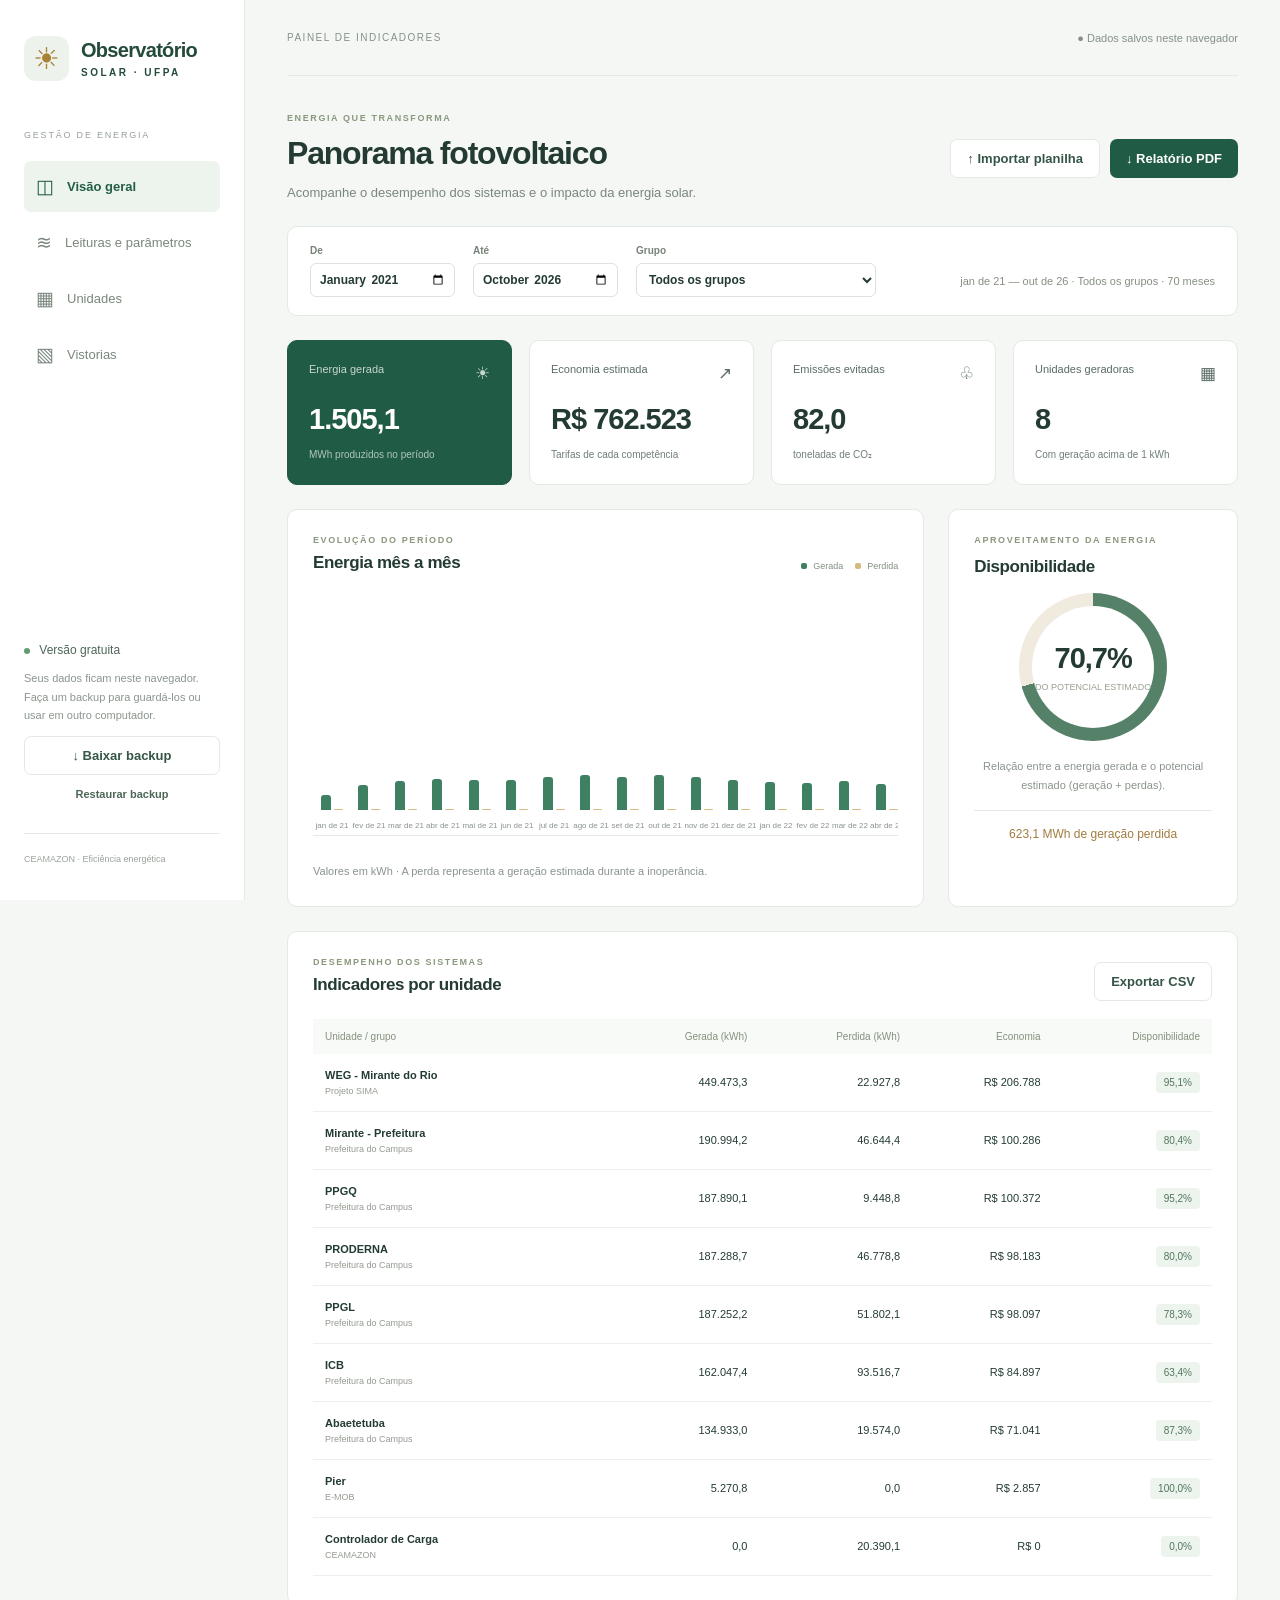
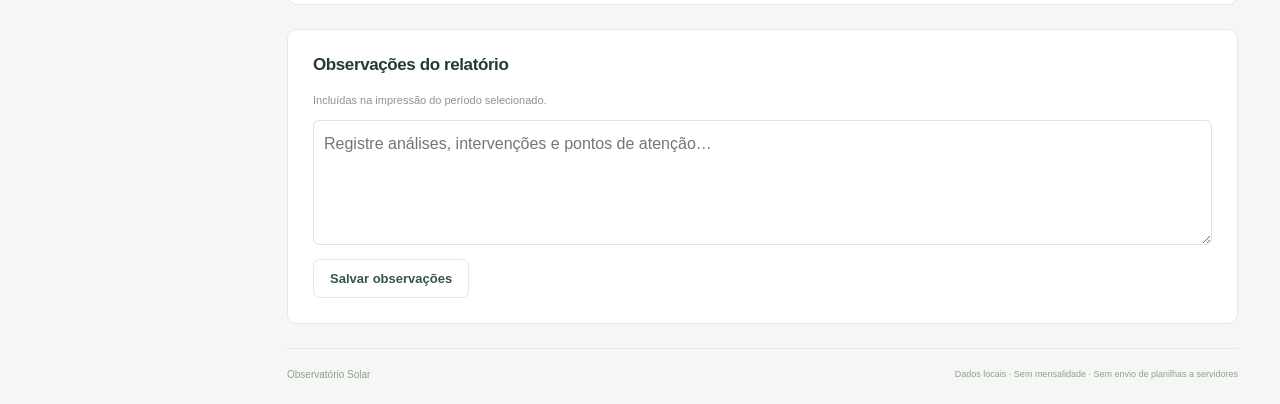
<file: index.html>
<!doctype html>
<html lang="pt-BR">
<head>
  <meta charset="utf-8"><meta name="viewport" content="width=device-width,initial-scale=1">
  <meta name="description" content="Indicadores dos sistemas fotovoltaicos: geração, economia, emissões e disponibilidade.">
  <title>Observatório Solar · KPIs Fotovoltaicos</title>
  <link rel="icon" href="data:image/svg+xml,%3Csvg xmlns='http://www.w3.org/2000/svg' viewBox='0 0 64 64'%3E%3Crect width='64' height='64' rx='16' fill='%231e5a43'/%3E%3Ccircle cx='32' cy='32' r='14' fill='%23e8c577'/%3E%3C/svg%3E">
  <link rel="stylesheet" href="assets/style.css">
  <script defer src="assets/vendor/xlsx.full.min.js"></script><script defer src="assets/seed.js"></script><script defer src="assets/model.js"></script><script defer src="assets/app.js"></script>
</head>
<body>
<aside class="sidebar">
  <a class="brand" href="./"><span class="sun">☀</span><span>Observatório<span class="brand-sub">SOLAR · UFPA</span></span></a>
  <p class="nav-label">GESTÃO DE ENERGIA</p>
  <nav aria-label="Seções do aplicativo">
    <button class="nav active" data-tab="overview" aria-current="page"><span>◫</span> Visão geral</button>
    <button class="nav" data-tab="readings"><span>≋</span> Leituras e parâmetros</button>
    <button class="nav" data-tab="units"><span>▦</span> Unidades</button>
    <button class="nav" data-tab="photos"><span>▧</span> Vistorias</button>
  </nav>
  <div class="side-bottom"><span class="status-dot"></span> Versão gratuita<p>Seus dados ficam neste navegador. Faça um backup para guardá-los ou usar em outro computador.</p><button id="backup" class="secondary">↓ Baixar backup</button><label class="restore">Restaurar backup<input type="file" id="restore" accept=".json,application/json" hidden></label><small>CEAMAZON · Eficiência energética</small></div>
</aside>
<main>
  <header class="topbar"><span>PAINEL DE INDICADORES</span><span id="storage-status">Carregando dados…</span></header>
  <section class="heading"><div><p class="eyebrow">ENERGIA QUE TRANSFORMA</p><h1 id="page-title">Panorama fotovoltaico</h1><p class="subtitle">Acompanhe o desempenho dos sistemas e o impacto da energia solar.</p></div><div class="actions"><label class="button secondary">↑ Importar planilha<input id="import" type="file" accept=".xlsx,.xlsm" hidden></label><button class="primary" id="print">↓ Relatório PDF</button></div></section>
  <div id="message" role="status" aria-live="polite" hidden></div>
  <section class="filters" aria-label="Filtros do relatório"><label>De<input type="month" id="start"></label><label>Até<input type="month" id="end"></label><label class="group-filter">Grupo<select id="group"><option value="">Todos os grupos</option></select></label><span id="period-label"></span></section>
  <section id="overview" class="panel">
    <div class="metrics" id="metrics"></div>
    <div class="chart-grid"><article class="card"><div class="card-heading"><div><p class="eyebrow">EVOLUÇÃO DO PERÍODO</p><h2>Energia mês a mês</h2></div><span class="legend"><i></i>Gerada <i class="lost"></i>Perdida</span></div><div id="chart" class="chart"></div><p class="hint">Valores em kWh · A perda representa a geração estimada durante a inoperância.</p></article><article class="card impact"><p class="eyebrow">APROVEITAMENTO DA ENERGIA</p><h2>Disponibilidade</h2><div id="availability"></div><p>Relação entre a energia gerada e o potencial estimado (geração + perdas).</p><div id="loss-value"></div></article></div>
    <article class="card"><div class="card-heading"><div><p class="eyebrow">DESEMPENHO DOS SISTEMAS</p><h2>Indicadores por unidade</h2></div><button id="csv" class="secondary">Exportar CSV</button></div><div class="table-wrap"><table><thead><tr><th>Unidade / grupo</th><th>Gerada (kWh)</th><th>Perdida (kWh)</th><th>Economia</th><th>Disponibilidade</th></tr></thead><tbody id="unit-summary"></tbody></table></div></article>
    <article class="card notes"><h2>Observações do relatório</h2><p class="hint">Incluídas na impressão do período selecionado.</p><textarea id="notes" rows="4" placeholder="Registre análises, intervenções e pontos de atenção…"></textarea><button id="save-notes" class="secondary">Salvar observações</button></article>
    <section id="print-photos" class="print-only"></section>
  </section>
  <section id="readings" class="panel" hidden><div class="form-grid"><article class="card"><h2>Registrar ou corrigir leitura</h2><p class="hint">A mesma unidade, competência e tipo substituem a leitura anterior.</p><form id="reading-form"><label>Unidade<select name="unit" class="unit-select" required></select></label><label>Competência<input name="month" type="month" required></label><label>Tipo<select name="type"><option value="gerada">Energia gerada</option><option value="perdida">Energia perdida</option></select></label><label>Energia (kWh)<input name="value" type="number" step="any" min="0" required></label><button class="primary">Salvar leitura</button></form></article><article class="card"><h2>Parâmetros mensais</h2><p class="hint">Economia = kWh × tarifa. Emissões evitadas = MWh × fator. Na falta de parâmetro, usa-se o último mês anterior conhecido.</p><form id="param-form"><label>Competência<input name="month" type="month" required></label><label>Tarifa (R$/kWh)<input name="tariff" type="number" step="any" min="0" required></label><label>Fator de emissão (tCO₂/MWh)<input name="factor" type="number" step="any" min="0" required></label><button class="primary">Salvar parâmetros</button></form></article></div><article class="card"><h2>Leituras no período</h2><div class="table-wrap"><table><thead><tr><th>Competência</th><th>Unidade</th><th>Tipo</th><th>Energia (kWh)</th></tr></thead><tbody id="reading-table"></tbody></table></div></article></section>
  <section id="units" class="panel" hidden><article class="card"><h2>Cadastro de unidades</h2><p class="hint">A participação no painel controla a geração; as perdas continuam contabilizadas.</p><form id="unit-form" class="unit-form"><label>Unidade<select name="id" id="edit-unit"></select></label><label>Nome<input name="name" required maxlength="150"></label><label>Grupo<input name="group" required maxlength="100" list="groups"></label><datalist id="groups"></datalist><label>Capacidade (kWp)<input name="capacity" type="number" min="0" step="any" required></label><label>Área (m²)<input name="area" type="number" min="0" step="any" required></label><label class="check"><input name="panel" type="checkbox"> Incluir geração no painel</label><button class="primary">Salvar unidade</button></form></article><article class="card"><div id="unit-cards" class="unit-cards"></div></article></section>
  <section id="photos" class="panel" hidden><article class="card"><h2>Registro de vistoria</h2><p class="hint">As fotos são salvas neste navegador e incluídas no backup. O relatório inclui as fotos do período e grupo selecionados.</p><form id="photo-form"><div class="form-grid"><label>Unidade<select name="unit" class="unit-select" required></select></label><label>Competência<input name="month" type="month" required></label></div><label>Legenda<input name="caption" maxlength="500" required></label><label>Fotos<input name="files" type="file" accept="image/jpeg,image/png,image/webp" multiple required></label><button class="primary">Adicionar fotos</button></form></article><div id="photo-gallery" class="gallery"></div></section>
  <footer>Observatório Solar <span>Dados locais · Sem mensalidade · Sem envio de planilhas a servidores</span></footer>
</main>
<noscript>Ative o JavaScript para usar este painel.</noscript>
</body></html>
</file>
<file: assets/style.css>
:root{font-family:Inter,Segoe UI,Arial,sans-serif;color:#233b32;background:#f5f7f5;font-synthesis:none;--green:#205b45;--muted:#748078;--line:#e3e9e3;--gold:#b78b3c}*{box-sizing:border-box}body{margin:0}button,input,select,textarea{font:inherit}button,.button,.restore{cursor:pointer}button,.button{border:0;border-radius:7px;padding:11px 16px;font-size:13px;font-weight:600;text-decoration:none;display:inline-flex;align-items:center;justify-content:center;gap:7px}button:hover,.button:hover{filter:brightness(.95)}:focus-visible{outline:3px solid #bd9b53;outline-offset:3px}.primary{background:var(--green);color:#fff}.secondary{border:1px solid var(--line);background:white;color:#355546}label{font-size:12px;font-weight:600;display:flex;flex-direction:column;gap:7px}input,select,textarea{border:1px solid #dce4dd;background:white;color:#233b32;border-radius:6px;padding:10px;width:100%;min-width:0}textarea{resize:vertical;line-height:1.6}h1,h2,p{margin-top:0}h1{font-size:32px;letter-spacing:-1.2px;margin-bottom:10px}h2{font-size:17px;letter-spacing:-.4px;margin-bottom:16px}.sidebar{width:245px;padding:36px 24px;position:fixed;inset:0 auto 0 0;background:#fff;border-right:1px solid var(--line);display:flex;flex-direction:column}.brand{display:flex;gap:12px;align-items:center;text-decoration:none;color:#244b39;font-size:20px;font-weight:700;letter-spacing:-.7px}.sun{font-size:30px;width:45px;height:45px;border-radius:12px;background:#edf3ec;display:grid;place-items:center;color:#a98135}.brand-sub{display:block;font-size:10px;letter-spacing:2.5px;margin-top:5px}.nav-label{font-size:9px;letter-spacing:1.8px;color:#95a096;margin-top:49px;margin-bottom:16px}.nav{display:flex;justify-content:start;width:100%;padding:14px 12px;margin:5px 0;color:#79877d;background:transparent;font-weight:500;gap:13px;text-align:left}.nav span{font-size:19px}.nav.active{background:#edf4ee;color:#245e46;font-weight:650}.side-bottom{margin-top:auto;font-size:12px;color:#4c6655;padding-top:30px}.side-bottom p{font-size:11px;line-height:1.7;color:#8b958d;margin-top:12px}.status-dot{display:inline-block;width:6px;height:6px;background:#649a71;border-radius:50%;margin-right:6px}.side-bottom button{width:100%}.restore{text-align:center;display:block;padding:13px;font-size:11px}.side-bottom small{display:block;border-top:1px solid var(--line);padding-top:20px;font-size:9px;color:#9aa39b;margin-top:20px}main{margin-left:245px;padding:0 42px 24px;max-width:1800px}.topbar{height:76px;display:flex;align-items:center;justify-content:space-between;border-bottom:1px solid var(--line);color:#859187;font-size:10px;letter-spacing:1.5px}.topbar span:last-child{letter-spacing:0;font-size:11px}.heading{display:flex;align-items:center;justify-content:space-between;gap:25px;padding:37px 0 22px}.eyebrow{font-size:9px;letter-spacing:1.6px;font-weight:650;color:#8a987e;margin-bottom:12px}.subtitle{font-size:13px;color:#7a867d;margin-bottom:0;line-height:1.7}.actions{display:flex;gap:10px;flex-shrink:0}.filters{display:flex;gap:18px;align-items:end;background:white;border:1px solid var(--line);border-radius:10px;padding:18px 22px;margin-bottom:24px}.filters label{min-width:145px;color:#778277;font-size:10px}.filters input,.filters select{font-size:12px;padding:8px}.group-filter{width:240px}.filters>span{margin-left:auto;font-size:11px;color:#859080;padding-bottom:10px}.metrics{display:grid;grid-template-columns:repeat(4,1fr);gap:17px;margin-bottom:24px}.metric{background:white;border:1px solid var(--line);border-radius:10px;padding:22px 21px;min-width:0}.metric:first-child{background:var(--green);color:white;border-color:var(--green)}.metric .label{font-size:11px;opacity:.75;display:flex;justify-content:space-between;gap:8px}.metric strong{font-size:29px;letter-spacing:-1px;display:block;margin:19px 0 8px;font-weight:650}.metric small{font-size:10px;opacity:.65}.metric .symbol{font-size:17px}.card{background:white;border:1px solid var(--line);border-radius:10px;padding:25px;margin-bottom:24px;min-width:0}.card-heading{display:flex;justify-content:space-between;align-items:center;gap:10px}.card-heading .eyebrow{margin-bottom:8px}.card-heading h2{margin-bottom:24px}.card-heading button{margin-bottom:12px}.chart-grid{display:grid;grid-template-columns:minmax(0,2.2fr) minmax(235px,1fr);gap:24px}.chart{height:245px;overflow-x:auto;display:flex;align-items:stretch;padding:12px 0 6px}.bars{display:flex;gap:9px;align-items:end;width:100%;min-width:100%;border-bottom:1px solid var(--line);padding:0 5px 25px}.bar-pair{flex:1;min-width:28px;height:100%;display:flex;align-items:end;gap:3px;position:relative;padding:0 3px}.bar{flex:1;background:#3f8063;min-width:5px;border-radius:3px 3px 0 0;position:relative;min-height:1px}.bar.lost{background:#d5ba80}.bar-pair small{position:absolute;bottom:-20px;left:50%;transform:translateX(-50%);font-size:8px;color:#8a938b;white-space:nowrap}.bar:hover{filter:brightness(1.15)}.legend{font-size:9px;color:#819081;display:flex;align-items:center;gap:6px}.legend i{width:6px;height:6px;background:#3f8063;border-radius:2px;display:inline-block}.legend i.lost{background:#d5ba80;margin-left:6px}.hint{font-size:11px;color:#8a948b;line-height:1.7}.chart+.hint{margin:20px 0 0}.impact{text-align:center}.impact .eyebrow{text-align:left}.impact h2{text-align:left}.impact p:not(.eyebrow){font-size:11px;color:#8b958c;line-height:1.7;max-width:240px;margin:16px auto}.ring{width:148px;height:148px;margin:15px auto;border-radius:50%;display:grid;place-items:center;background:conic-gradient(#548168 var(--angle),#f0eadf 0)}.ring-inner{background:white;border-radius:50%;width:122px;height:122px;display:flex;flex-direction:column;justify-content:center}.ring strong{font-size:29px;font-weight:600;letter-spacing:-1px}.ring small{font-size:9px;color:#98a090;margin-top:7px}#loss-value{border-top:1px solid var(--line);padding-top:16px;font-size:12px;color:#a07c40}table{border-collapse:collapse;width:100%;font-size:11px;text-align:right}th{color:#85917f;font-size:10px;font-weight:500;background:#f8faf7;padding:12px}td{padding:15px 12px;border-bottom:1px solid #eef1eb;white-space:nowrap}td:first-child,th:first-child{text-align:left}td small{display:block;color:#939b90;font-size:9px;margin-top:5px}.table-wrap{overflow:auto;max-height:560px}.avail{background:#edf4ee;color:#50765b;border-radius:4px;padding:5px 8px;font-size:10px}.notes button{margin-top:10px}footer{display:flex;justify-content:space-between;font-size:10px;color:#939d90;border-top:1px solid var(--line);padding-top:20px;margin-top:10px}footer span{font-size:9px}.form-grid{display:grid;grid-template-columns:1fr 1fr;gap:24px}form{display:flex;flex-direction:column;gap:17px}form button{align-self:start;margin-top:6px}.unit-form{display:grid;grid-template-columns:repeat(3,1fr)}.check{flex-direction:row;align-items:center}.check input{width:auto}.unit-cards{display:grid;grid-template-columns:repeat(3,1fr);gap:20px}.unit-card{border-bottom:1px solid var(--line);padding-bottom:12px}.unit-card p{font-size:12px;margin:8px 0}.gallery{display:grid;grid-template-columns:repeat(3,1fr);gap:20px}.gallery figure{margin:0;background:white;border:1px solid var(--line);padding:15px;border-radius:10px}.gallery img{width:100%;height:200px;object-fit:cover;border-radius:6px}.gallery figcaption{font-size:12px;line-height:1.6;margin:12px 0}.gallery button{font-size:11px;color:#a04236}#message{padding:14px 18px;background:#e6f1e8;border:1px solid #cadcca;border-radius:8px;font-size:12px;line-height:1.6;margin-bottom:20px}#message.error{background:#fff0e9;border-color:#e9c8b8;color:#8d4030}[hidden]{display:none!important}.print-only{display:none}.empty{text-align:center;padding:40px;color:var(--muted);font-size:13px}
@media(min-width:1450px){main{padding-left:55px;padding-right:55px}.metric strong{font-size:34px}}
@media(max-width:1100px){.sidebar{width:205px;padding:30px 15px}main{margin-left:205px;padding:0 24px 20px}.heading{align-items:start;flex-direction:column}.metrics{gap:10px}.metric{padding:18px 13px}.metric strong{font-size:23px}.chart-grid{gap:16px;grid-template-columns:minmax(0,1.7fr) minmax(210px,1fr)}.filters>span{display:none}.card{padding:20px}.brand{font-size:18px}}
@media(max-width:760px){.sidebar{position:static;width:100%;padding:18px 20px}.brand{font-size:18px}.nav-label,.side-bottom small{display:none}nav{display:flex;overflow:auto;margin-top:18px}.nav{white-space:nowrap;font-size:11px;gap:5px;padding:10px}.nav span{font-size:16px}.side-bottom{padding-top:10px;font-size:10px}.side-bottom p{margin:8px 0}.side-bottom button,.restore{display:inline-flex;width:auto;padding:8px;margin-right:10px}.side-bottom small{margin-top:10px}main{margin:0;padding:0 18px 20px}.topbar{height:50px;font-size:8px;gap:10px}.topbar span:last-child{font-size:9px}.heading{padding-top:24px;gap:17px}h1{font-size:27px}.subtitle{font-size:12px}.actions{width:100%}.actions>*{flex:1;font-size:11px}.filters{gap:10px;padding:14px;flex-wrap:wrap}.filters label{flex:1;min-width:110px}.group-filter{width:100%}.metrics{grid-template-columns:1fr 1fr}.metric strong{font-size:26px}.metric .label{font-size:10px}.chart-grid,.form-grid{grid-template-columns:1fr;gap:0}.impact{display:none}.card{padding:18px}.legend{font-size:8px}.unit-form,.unit-cards,.gallery{grid-template-columns:1fr}.gallery img{height:auto;max-height:350px}footer{gap:15px;line-height:1.6}.table-wrap{max-height:450px}}
@media print{@page{size:A4 portrait;margin:14mm}body{background:white;color:#111;font-size:10pt}.sidebar,.topbar,.actions,button,.button,.filters select,.filters input,#message,footer,.nav,.notes textarea{display:none!important}main{margin:0;padding:0;max-width:none}.heading{padding:0 0 14px;display:block}.heading h1{font-size:25px}.filters{border:0;padding:0;margin:0 0 15px}.filters label{display:none}.filters>span{display:block;margin:0;font-size:11px}.metrics{grid-template-columns:repeat(4,1fr);gap:8px}.metric{padding:12px;border:1px solid #ccc!important;background:white!important;color:#111!important}.metric strong{font-size:21px}.metric small{font-size:8px}.card{padding:15px;border:1px solid #ddd;margin-bottom:16px;break-inside:avoid}.chart-grid{display:block}.impact{display:none}.chart{height:200px;overflow:visible}.bars{min-width:0!important}.bar-pair{min-width:0}.bar-pair small{font-size:6px}.bar{print-color-adjust:exact;-webkit-print-color-adjust:exact}.table-wrap{max-height:none;overflow:visible}table{font-size:9px}td{padding:9px 6px;white-space:normal}th{font-size:8px}tr{break-inside:avoid}thead{display:table-header-group}.notes:after{content:attr(data-notes);white-space:pre-wrap;font-size:11px;line-height:1.6}.notes .hint{display:none}.print-only{display:block}.print-only figure{break-inside:avoid;margin:16px 0}.print-only img{max-width:100%;max-height:170mm}.print-only figcaption{font-size:11px;margin-top:8px}.print-only h2{break-before:page}.panel:not(#overview){display:none!important}}
</file>
